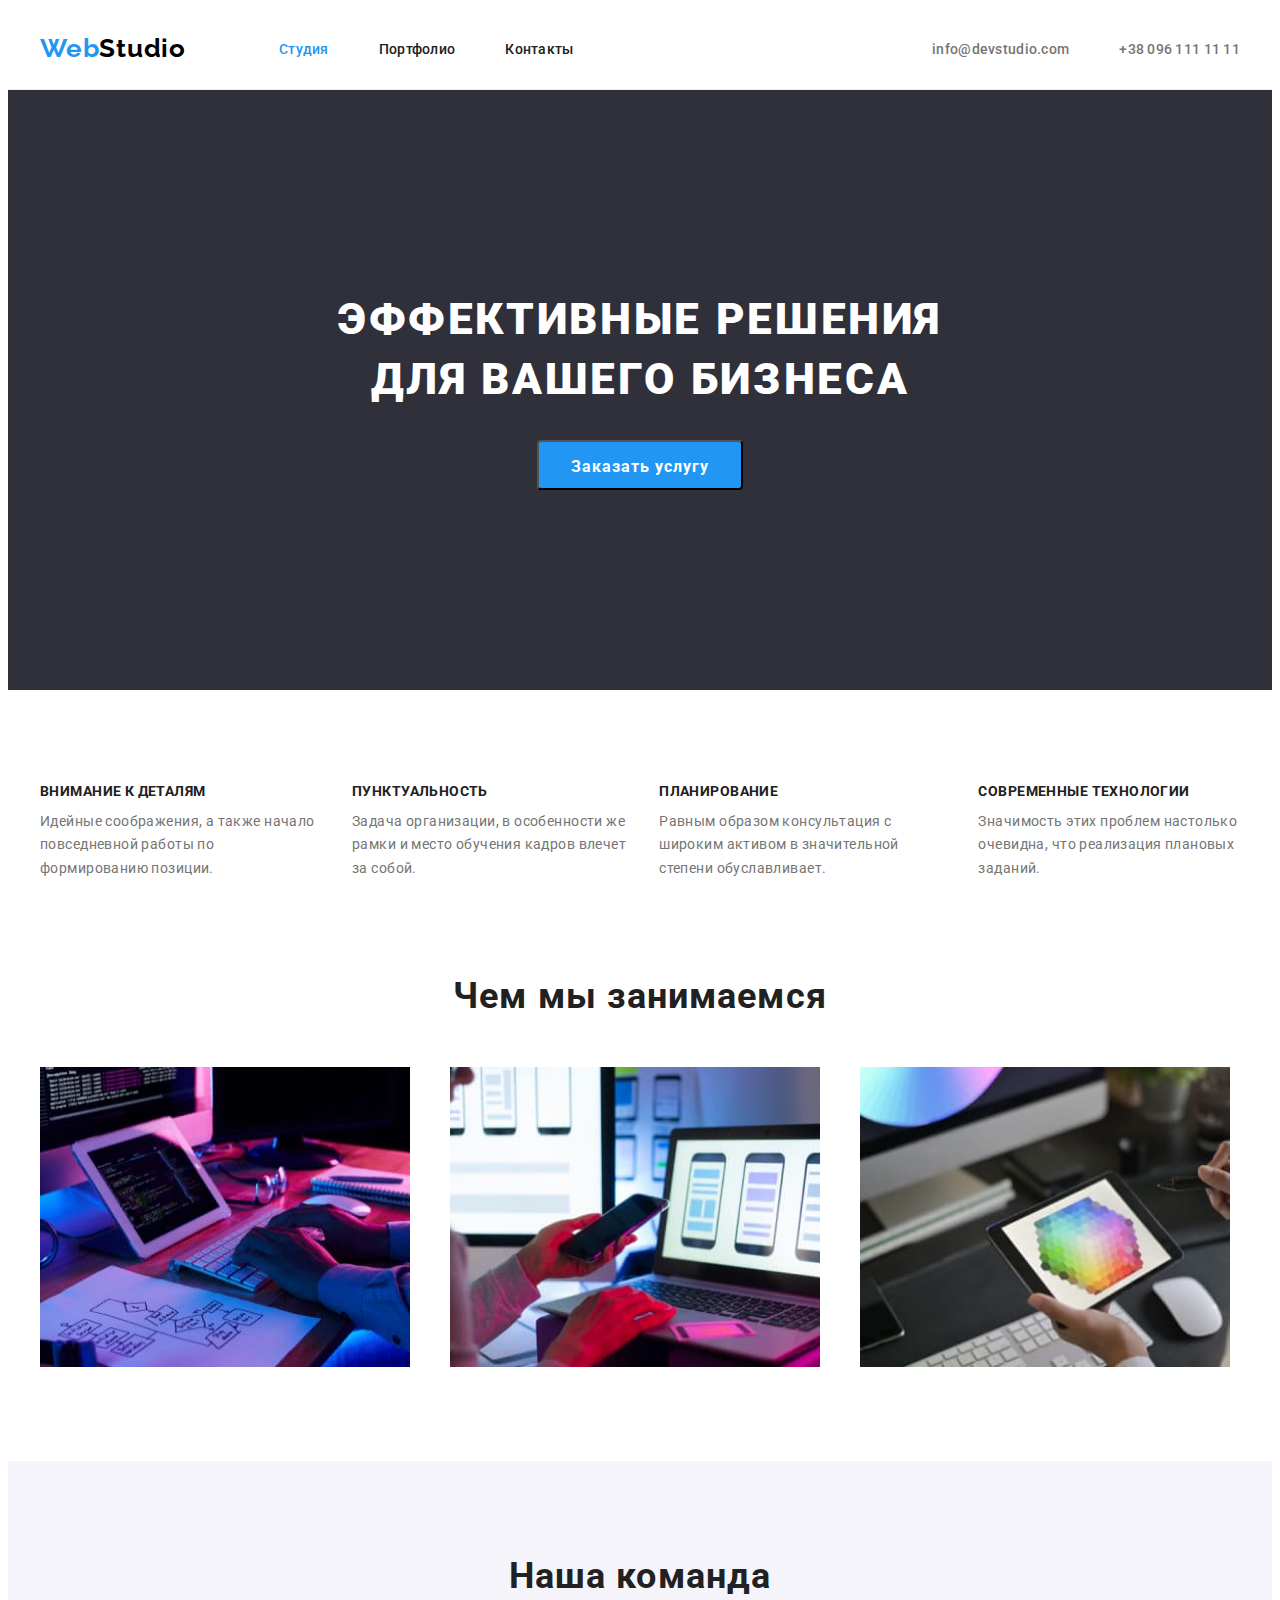
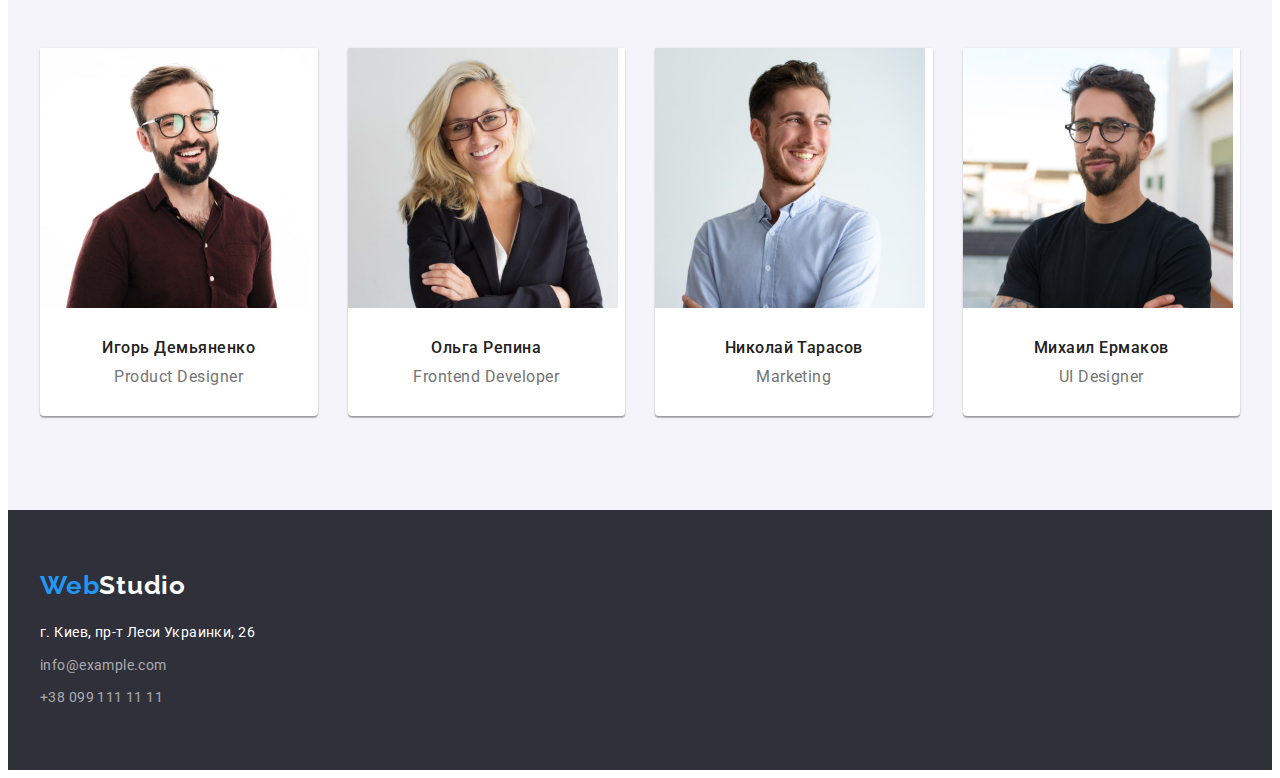
<file: index.html>
<!DOCTYPE html>
<html lang="ru">
<head>
    <meta charset="UTF-8">
    <meta http-equiv="X-UA-Compatible" content="IE=edge">
    <meta name="viewport" content="width=device-width, initial-scale=1.0">
    <title>WebStudio</title>
    <link rel="preconnect" href="https://fonts.gstatic.com">
    <link href="https://fonts.googleapis.com/css2?family=Raleway:wght@700&family=Roboto:wght@400;500;700;900&display=swap"
        rel="stylesheet">
    <link rel="stylesheet" href="https://cdnjs.cloudflare.com/ajax/libs/modern-normalize/1.1.0/modern-normalize.min.css"
        integrity="sha512-wpPYUAdjBVSE4KJnH1VR1HeZfpl1ub8YT/NKx4PuQ5NmX2tKuGu6U/JRp5y+Y8XG2tV+wKQpNHVUX03MfMFn9Q=="
        crossorigin="anonymous" referrerpolicy="no-referrer" />
    <link rel="stylesheet" href="./css/styles.css">  

</head>
<body>
    <!-- HEADER-->
    <header class="header"> 
        <div class="container header-container">
            <a class="logo-link link" href="./index.html"> <span class="logo-accent">Web</span>Studio</a>
            <nav class="navigation">
                <ul class="menu list">

                    <li class="menu-item">
                        <a class="menu-item-link current link" href="./index.html">Студия</a>
                    </li>

                    <li class="menu-item">
                        <a class="menu-item-link link" href="./portfolio.html">Портфолио</a>
                    </li>
            
                    <li class="menu-item">
                        <a class="menu-item-link link" href="">Контакты</a>
                    </li>
                </ul>
            </nav>

            <ul class="menu-contakt list">
                <li class="contakt-item">
                    <a class="contakt-link link" href="mailto:info@devstudio.com">info@devstudio.com</a>
                </li>
            
                <li class="contakt-item">
                    <a class="tel-link link" href="tel:+380961111111">+38 096 111 11 11</a>
                </li>
            </ul>
        </div>
       
       
        
        
    </header>
    <main>
        
        <section class="hero">
            <!--HERO-->
            <div>
                <h1 class="hero-title">Эффективные решения для вашего бизнеса</h1>
                <button class="modal-btn" type="button"> Заказать услугу</button>
            </div>            
        </section>

       
        <section class="work-section">
            <!--WORK-->
            <div class="container">
                <h2 hidden>Преимущества</h2>
                <ul class="list work-list">
                    <li class="work-section-item">
                        <h3 class="work-section-title secondary-title">Внимание к деталям</h3>
                        <p class="description">Идейные соображения, а также начало повседневной работы по формированию позиции.</p>
                    </li>
                
                    <li class="work-section-item">
                        <h3 class="work-section-title secondary-title">Пунктуальность</h3>
                        <p class="description">Задача организации, в особенности же рамки и место обучения кадров влечет за собой.</p>
                    </li>
                
                    <li class="work-section-item">
                        <h3 class="work-section-title secondary-title">Планирование</h3>
                        <p class="description">Равным образом консультация с широким активом в значительной степени обуславливает.</p>
                    </li>
                
                    <li class="work-section-item">
                        <h3 class="work-section-title secondary-title">Современные технологии</h3>
                        <p class="description">Значимость этих проблем настолько очевидна, что реализация плановых заданий.</p>
                    </li>
                </ul>
            </div>
            
                       
                    
        </section>
        
        <section class="about section">
            <!-- ABOUT-->
            <div class="container">
                <h2 class="section-title title">Чем мы занимаемся</h2>
                <ul class="list about-list">
                    <li class="about-list-item"><img src="./images/foto/box_1.jpg" alt="Написание кода" width="370" height="300"></li>
                    <li class="about-list-item"><img src="./images/foto/box_2.jpg" alt="Тестирование сайта" width="370" height="300"></li>
                    <li class="about-list-item"><img src="./images/foto/box_3.jpg" alt="Пользование сайтом" width="370" height="300"></li>
                </ul>
            </div>
            

        </section>
        
        <section class="team section">
            <!-- TEAM    -->
            <div class="container">
                <h2 class="section-title title ">Наша команда</h2>
                <ul class="list team-list">

                    <li class=" team-list-item">
                        <img src="./images/team/igor.jpg" alt="Игорь Демьяненко" width="270" height="260">
                        <div class="team-box">
                            <h3 class="our-team-name secondary-title">Игорь Демьяненко</h3>
                            <p class="profession" lang="en">Product Designer</p>
                        </div>
                    </li>

                    <li class="team-list-item">
                        <img src="./images/team/olga.jpg" alt="Ольга Репина" width="270" height="260">
                        <div class="team-box">
                            <h3 class="our-team-name secondary-title">Ольга Репина</h3>
                            <p class="profession" lang="en">Frontend Developer</p>
                        </div>
                    </li>

                    <li class="team-list-item">
                        <img src="./images/team/nikolay.jpg" alt="Николай Тарасов" width="270" height="260">
                        <div class="team-box">
                            <h3 class="our-team-name secondary-title">Николай Тарасов</h3>
                            <p class="profession" lang="en">Marketing</p>
                        </div>
                    </li>

                    <li class="team-list-item">
                        <img src="./images/team/michail.jpg" alt="Михаил Ермаков" width="270" height="260">
                        <div class="team-box">
                            <h3 class="our-team-name secondary-title">Михаил Ермаков</h3>
                            <p class="profession" lang="en">UI Designer</p>
                        </div>
                    </li>

                </ul>

            </div>
            
        </section>
    </main>

    <footer class="footer">
        <!--CONTACT INFORMATION-->
        <div class="container">
            <a class="footer-logo-link link" href="./index.html"> <span class="logo-accent">Web</span>Studio</a>
            <address class="address">
                <ul class="list">
                    <li class="footer-item">
                        <a class="footer-address link" href="https://goo.gl/maps/Tj9icxPrhK7F6WNFA" target="_blank"
                            rel="noopener noreferrer">г. Киев, пр-т Леси Украинки, 26</a>
                    </li>
                    <li class="footer-item">
                        <a class="footer-mail link" href="mailto:info@example.com">info@example.com</a>
                    </li>
                    <li class="footer-item">
                        <a class="footer-tel link" href="tel:+380991111111">+38 099 111 11 11</a>
                    </li>
                </ul>
            </address>

        </div>
        
    </footer>

    
</body>
</html>
</file>
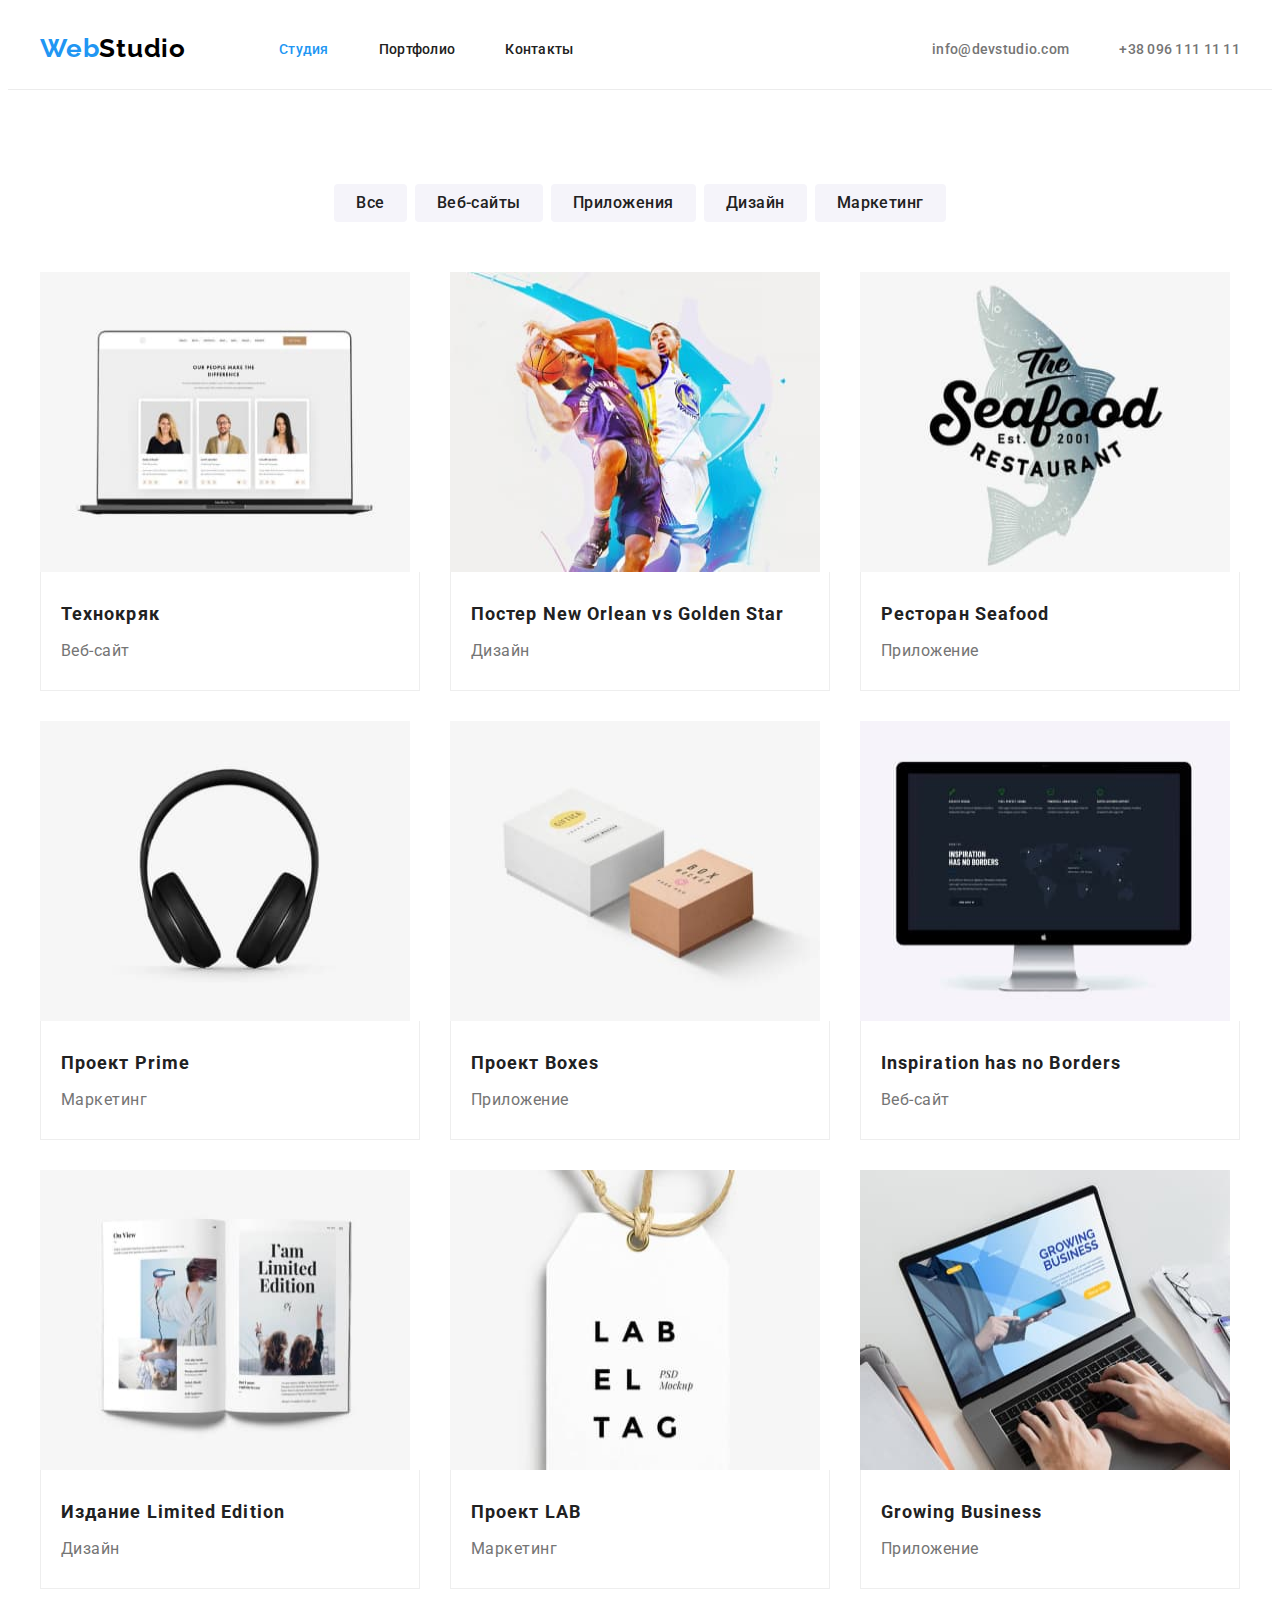
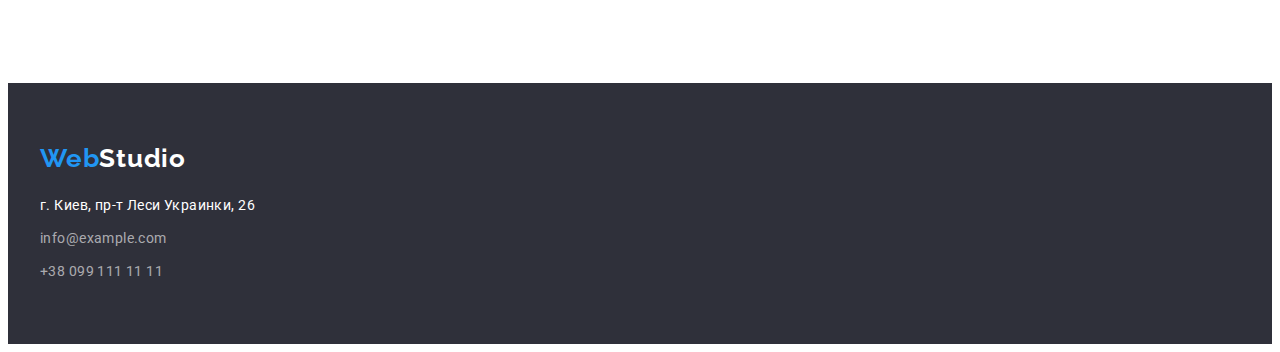
<file: portfolio.html>
<!DOCTYPE html>
<html lang="ru">

<head>
    <meta charset="UTF-8">
    <meta http-equiv="X-UA-Compatible" content="IE=edge">
    <meta name="viewport" content="width=device-width, initial-scale=1.0">
    <title>WebStudio</title>
    <link rel="preconnect" href="https://fonts.gstatic.com">
    <link href="https://fonts.googleapis.com/css2?family=Raleway:wght@700&family=Roboto:wght@400;500;700&display=swap"
        rel="stylesheet">
    <link rel="stylesheet" href="https://cdnjs.cloudflare.com/ajax/libs/modern-normalize/1.1.0/modern-normalize.min.css"
            integrity="sha512-wpPYUAdjBVSE4KJnH1VR1HeZfpl1ub8YT/NKx4PuQ5NmX2tKuGu6U/JRp5y+Y8XG2tV+wKQpNHVUX03MfMFn9Q=="
            crossorigin="anonymous" referrerpolicy="no-referrer" />
    <link rel="stylesheet" href="./css/styles.css">

</head>

<body>
    
 <!-- HEADER-->
    <header class="header">
    <div class="container header-container">
        <a class="logo-link link" href="./index.html"> <span class="logo-accent">Web</span>Studio</a>
        <nav class="navigation">
            <ul class="menu list">
    
                <li class="menu-item">
                    <a class="menu-item-link current link" href="./index.html">Студия</a>
                </li>
    
                <li class="menu-item">
                    <a class="menu-item-link link" href="./portfolio.html">Портфолио</a>
                </li>
    
                <li class="menu-item">
                    <a class="menu-item-link link" href="">Контакты</a>
                </li>
            </ul>
        </nav>
    
        <ul class="menu-contakt list">
            <li class="contakt-item">
                <a class="contakt-link link" href="mailto:info@devstudio.com">info@devstudio.com</a>
            </li>
    
            <li class="contakt-item">
                <a class="tel-link link" href="tel:+380961111111">+38 096 111 11 11</a>
            </li>
        </ul>
    </div>
    </header>

    <main>
        <section class="section">
            <!--BUTTON -->
            <div class="container">
                <h1 hidden>Страница Портфолио</h1>
                <ul class="list portfolio-list">
                    <li class="portfolio-item">
                        <button class="portfolio-btn" type="button">Все</button>
                    </li>
                
                    <li class="portfolio-item">
                        <button class="portfolio-btn" type="button">Веб-сайты</button>
                    </li>
                
                    <li class="portfolio-item">
                        <button class="portfolio-btn" type="button">Приложения</button>
                    </li>
                
                    <li class="portfolio-item">
                        <button class="portfolio-btn" type="button">Дизайн</button>
                    </li>
                
                    <li class="portfolio-item">
                        <button class="portfolio-btn" type="button">Маркетинг</button>
                    </li>
                </ul>
            

            
                <!-- ВАРИАНТЫ-->
                <h2 hidden>portfolio</h2>
                <ul class="list card-site">
                    <li class="site-item" >
                        <a class="link" href="">
                            <img src="./images/portfolio/web_site.jpg" alt="монитор ноутбука" width="370" height="300">
                            <div class="portfolio-box" >
                                <h3 class="site-title">Технокряк</h3>
                                <p class="description-name">Веб-сайт</p>
                            </div>
                        </a>                  
                        
                    </li>

                    <li class="site-item"> 
                        <a class="link" href="">
                            <img src="./images/portfolio/poster.jpg" alt="два баскетболиста играющие в игру" width="370" height="300">
                            <div class="portfolio-box" >
                                <h3 class="site-title" lang="en">Постер New Orlean vs Golden Star</h3>
                                <p class="description-name">Дизайн</p>
                            </div>
                        </a>
                    </li>

                    <li class="site-item">
                        <a class="link" href="">
                            <img src="./images/portfolio/restaurant.jpg" alt="постер ресторана морепродуктов" width="370" height="300">
                           <div class="portfolio-box">
                                <h3 class="site-title" lang="en">Ресторан Seafood</h3>
                                <p class="description-name">Приложение</p>
                           </div>
                        </a>                     

                    </li>

                    <li class="site-item"> 
                        <a class="link" href="">
                            <img src="./images/portfolio/prime.jpg" alt="наушники" width="370" height="300">
                            <div class="portfolio-box">
                                <h3 class="site-title" lang="en">Проект Prime</h3>
                                <p class="description-name">Маркетинг</p>
                            </div>
                        </a>                    

                    </li>

                    <li class="site-item">
                        <a class="link" href="">
                            <img src="./images/portfolio/boxes.jpg" alt="две красивые коробки" width="370" height="300">
                            <div class="portfolio-box" >
                                <h3 class="site-title" lang="en">Проект Boxes</h3>
                                <p class="description-name">Приложение</p>
                            </div>
                        </a>                    

                    </li>

                    <li class="site-item">
                        <a class="link" href="">
                            <img src="./images/portfolio/borders.jpg" alt="монитор компьютера" width="370" height="300">
                           <div class="portfolio-box" >
                                <h3 class="site-title" lang="en">Inspiration has no Borders</h3>
                                <p class="description-name">Веб-сайт</p>
                           </div>
                        </a>
                    
                    </li>

                    <li class="site-item">
                        <a class="link" href="">
                            <img src="./images/portfolio/edition.jpg" alt="раскрытая страница журнала" width="370" height="300">
                            <div class="portfolio-box" >
                                <h3 class="site-title" lang="en">Издание Limited Edition</h3>
                                <p class="description-name">Дизайн</p>
                            </div>
                        </a>
                                        
                    </li>
                    
                    <li class="site-item">
                        <a class="link" href="">
                            <img src="./images/portfolio/project_lab.jpg" alt="этикетка" width="370" height="300">
                            <div class="portfolio-box" >
                                <h3 class="site-title" lang="en">Проект LAB</h3>
                                <p class="description-name">Маркетинг</p>
                            </div>
                        </a>
                        
                    </li>

                    <li class="site-item">
                        <a class="link" href="">
                            <img src="./images/portfolio/growing_business.jpg" alt="монитор ноутбука" width="370" height="300">
                            <div class="portfolio-box" >
                                <h3 class="site-title" lang="en">Growing Business</h3>
                                <p class="description-name">Приложение</p>
                            </div>
                        </a>
                        
                    </li>
                </ul>
            </div>    
        </section>
    </main>
    

    <footer class="footer">
        <!--CONTACT INFORMATION-->
        <div class="container">
            <a class="footer-logo-link link" href="./index.html"> <span class="logo-accent">Web</span>Studio</a>
            <address class="address">
                <ul class="list">
                    <li class="footer-item">
                        <a class="footer-address link" href="https://goo.gl/maps/Tj9icxPrhK7F6WNFA" target="_blank"
                            rel="noopener noreferrer">г. Киев, пр-т Леси Украинки, 26</a>
                    </li>
                    <li class="footer-item">
                        <a class="footer-mail link" href="mailto:info@example.com">info@example.com</a>
                    </li>
                    <li class="footer-item">
                        <a class="footer-tel link" href="tel:+380991111111">+38 099 111 11 11</a>
                    </li>
                </ul>
            </address>
        </div>
        
    </footer>


</body>

</html>
</file>
<file: css/styles.css>
:root {
  --main-font: "Roboto", sans-serif;
  --secondary-font: "Raleway", sans-serif;
  --accent-color: #2196f3;
  --primary-text-color: #212121;
  --secondary-color: #757575;
  --background-color: #2f303a;
  --white-color: #ffffff;
  --black-color: #000000;
  --card-set-gap: (100%/);
}

h1,
h2,
h3,
h4,
h5,
h6,
p {
  margin-top: 0;
  margin-bottom: 0;
}

ul,
ol {
  margin-top: 0;
  margin-bottom: 0;
  padding-left: 0;
}
img {
  display: block;
}
.list {
  list-style: none;
}
.link {
  text-decoration: none;
}
body {
  font-family: var(--main-font);
}

.container {
  width: 1200px;
  margin: 0 auto;
  padding-left: 15px;
  padding-right: 15px;
}
.section {
  padding-top: 94px;
  padding-bottom: 94px;
}
/*-------------COMPONENT------------*/
.title {
  margin-bottom: 50px;
}

.secondary-title {
  margin-bottom: 10px;
}
/*-------------HEADER------------*/
.header {
  padding-top: 25px;
  padding-bottom: 25px;
  border-bottom: 1px solid #ececec;
}
.header-container,
.menu {
  display: flex;
  align-items: center;
}

.menu-item:not(:last-child) {
  margin-right: 50px;
}
.contakt-item:not(:last-child) {
  margin-right: 50px;
}
.menu-contakt {
  display: flex;
  margin-left: auto;
}

.logo-link {
  margin-right: 93px;
  font-family: var(--secondary-font);
  font-weight: 700;
  font-size: 26px;
  line-height: 1.19;
  letter-spacing: 0.03em;
  color: var(--black-color);
}
.logo-accent {
  color: var(--accent-color);
}
.menu-item-link {
  font-weight: 500;
  font-size: 14px;
  line-height: 1.14;
  letter-spacing: 0.02em;
  color: var(--primary-text-color);
}

.menu-item-link:hover,
.menu-item-link:focus {
  color: var(--accent-color);
}

.menu-item-link.current {
  color: var(--accent-color);
}
.contakt-link {
  font-style: 400;
  font-weight: 500;
  font-size: 14px;
  line-height: 1.14;
  letter-spacing: 0.02em;
  color: var(--secondary-color);
}
.tel-link {
  font-style: 400;
  font-weight: 500;
  font-size: 14px;
  line-height: 1.14;
  letter-spacing: 0.02em;
  color: var(--secondary-color);
}

.contakt-link:hover,
.contakt-link:focus,
.tel-link:hover,
.tel-link:focus {
  color: var(--accent-color);
}

/*------------- END HEADER------------*/

/*------------------HERO-----------------*/
.hero {
  background-color: var(--background-color);
  max-width: 1600px;
  padding-top: 200px;
  padding-bottom: 200px;
  text-align: center;
}
.hero-title {
  font-weight: 900;
  font-size: 44px;
  line-height: 1.36;
  text-align: center;
  letter-spacing: 0.06em;
  text-transform: uppercase;
  color: var(--white-color);
  width: 700px;
  margin: 0 auto;
  margin-bottom: 30px;
}

.modal-btn {
  height: 50px;
  border-radius: 4px;
  padding: 10px 32px;
  font-family: var(--main-font);
  font-weight: 700;
  font-size: 16px;
  line-height: 1.88;
  letter-spacing: 0.06em;
  cursor: pointer;
  color: var(--white-color);
  background-color: var(--accent-color);
}
/*------------------ END HERO -----------------*/
/*------- WORK --------*/
.work-section {
  padding-top: 94px;
}
.work-list {
  display: flex;
  margin-left: -30px;
  margin-top: -30px;
}
.work-section-item {
  flex-basis: calc((100% -120px) / 4);
  margin-left: 30px;
  margin-top: 30px;
}
.work-section-title {
  font-weight: 700;
  font-size: 14px;
  line-height: 1.14;
  letter-spacing: 0.03em;
  text-transform: uppercase;
  color: var(--primary-text-color);
}
.description {
  font-weight: 400;
  font-size: 14px;
  line-height: 1.71;
  letter-spacing: 0.03em;
  color: var(--secondary-color);
}

/*-----------END WORK-----------*/

/*-----------ABOUT--------------*/
.about-list {
  display: flex;
  flex-wrap: wrap;
  margin-left: -30px;
  margin-top: -30px;
}

.about-list-item {
  flex-basis: calc((100% - 90px) / 3);
  margin-left: 30px;
  margin-top: 30px;
}
/*----------- END ABOUT--------------*/
/*-------------TEAM--------------*/
.team {
  background-color: #f5f4fa;
}

.team-list {
  display: flex;
  flex-wrap: wrap;
  margin-left: -30px;
  margin-top: -30px;
}
.team-list-item {
  box-shadow: 0px 1px 3px rgba(0, 0, 0, 0.12), 0px 1px 1px rgba(0, 0, 0, 0.14),
    0px 2px 1px rgba(0, 0, 0, 0.2);
  border-radius: 0px 0px 4px 4px;
  background: var(--white-color);
  flex-basis: calc((100% - 120px) / 4);
  margin-left: 30px;
  margin-top: 30px;
}
.section-title {
  font-weight: 700;
  font-size: 36px;
  line-height: 1.17;
  text-align: center;
  letter-spacing: 0.03em;
  color: var(--primary-text-color);
}
.our-team-name {
  font-weight: 500;
  font-size: 16px;
  line-height: 1.19;
  text-align: center;
  letter-spacing: 0.03em;
  color: var(--primary-text-color);
  margin-bottom: 10px;
}
.profession {
  font-weight: 400;
  font-size: 16px;
  line-height: 1.19;
  text-align: center;
  letter-spacing: 0.03em;
  color: var(--secondary-color);
}
.team-box {
  padding: 30px 32px;
}

/*------------END TEAM---------*/

/*--------------FOOTER----------*/
.footer {
  background-color: var(--background-color);
  padding-top: 60px;
  padding-bottom: 60px;
}

.address {
  font-style: inherit;
}
.footer-item:not(:last-child) {
  margin-bottom: 9px;
}
.footer-logo-link {
  font-family: var(--secondary-font);
  font-weight: 700;
  font-size: 26px;
  line-height: 1.19;
  letter-spacing: 0.03em;
  color: var(--white-color);
  margin-bottom: 20px;
  display: block;
}
.footer-address {
  font-weight: 400;
  font-size: 14px;
  line-height: 1.71;
  letter-spacing: 0.03em;
  color: var(--white-color);
}
.footer-mail,
.footer-tel {
  font-style: 400;
  font-weight: 400;
  font-size: 14px;
  line-height: 1.71;
  letter-spacing: 0.03em;
  color: rgba(255, 255, 255, 0.6);
}

/*--------------END FOOTER---------*/

/*--------------- PORTFOLIO-BUTTON------------*/
.portfolio-list {
  display: flex;
  justify-content: center;
  margin-bottom: 50px;
}
.portfolio-item:not(:last-child) {
  margin-right: 8px;
}

.portfolio-btn {
  border-radius: 4px;
  border: none;
  padding: 6px 22px;
  font-family: var(--main-font);
  font-weight: 500;
  font-size: 16px;
  line-height: 1.63;
  text-align: center;
  letter-spacing: 0.03em;
  color: var(--primary-text-color);
  background-color: #f5f4fa;
}
/*------------- END PORTFOLIO-BUTTON------------*/

/*--------------description-------------*/
.card-site {
  display: flex;
  flex-wrap: wrap;
  margin-left: -30px;
  margin-top: -30px;
}
.site-item {
  flex-basis: calc((100% - 90px) / 3);
  margin-left: 30px;
  margin-top: 30px;
}
.site-title {
  font-weight: 700;
  font-size: 18px;
  line-height: 2;
  letter-spacing: 0.06em;
  color: var(--primary-text-color);
  margin-bottom: 4px;
}
.description-name {
  font-weight: 400;
  font-size: 16px;
  line-height: 1.88;
  letter-spacing: 0.03em;
  color: var(--secondary-color);
}
.portfolio-box {
  padding: 24px 20px;
  border: 1px solid #eeeeee;
  border-top: none;
}
</file>
